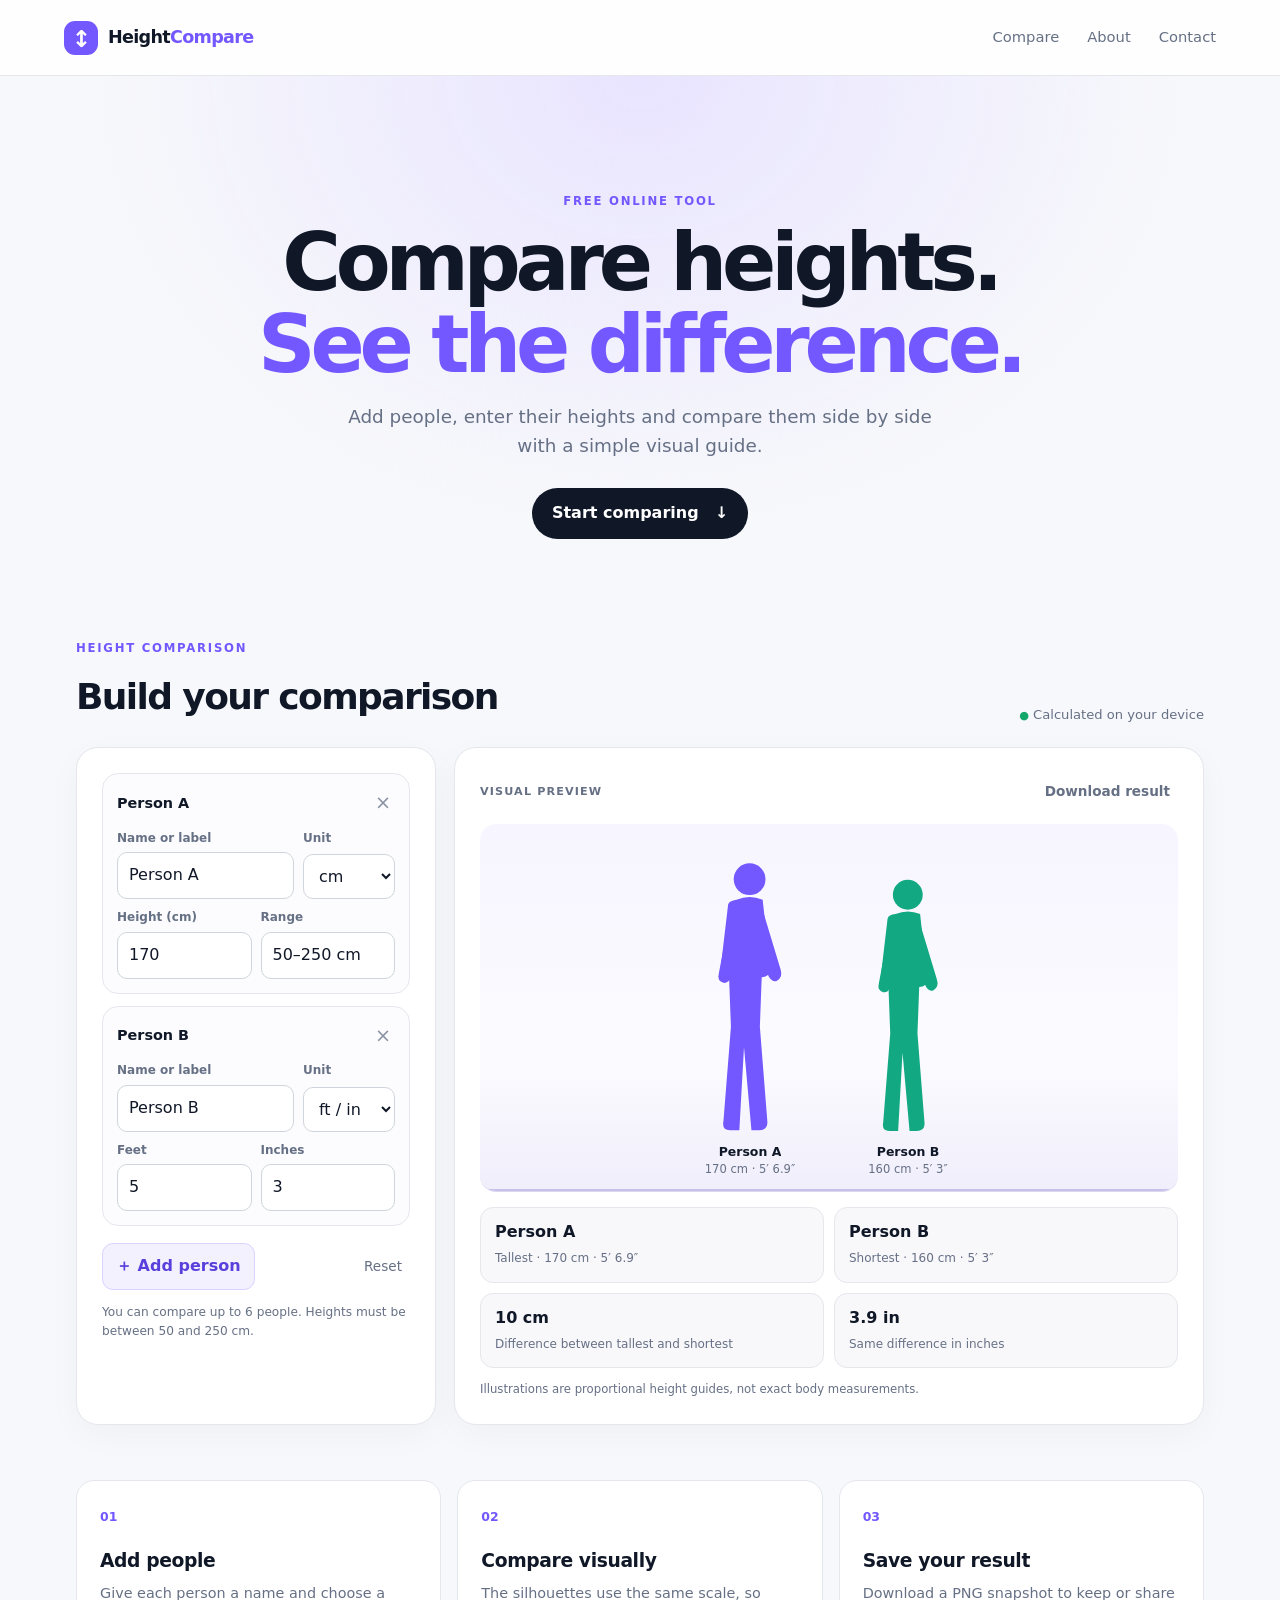
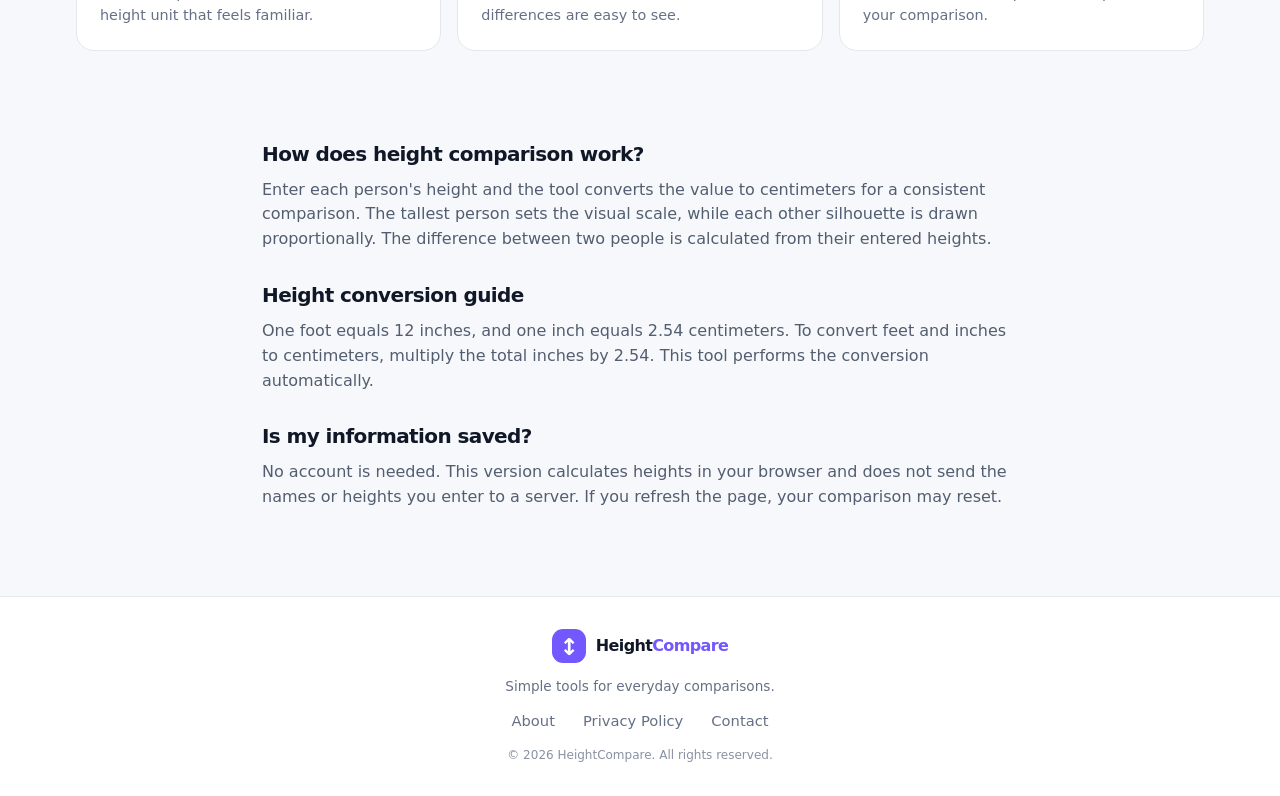
<file: index.html>
<!doctype html>
<html lang="en">
<head>
  <meta charset="utf-8">
  <meta name="viewport" content="width=device-width, initial-scale=1">
  <title>Height Comparison Tool — Compare Heights Visually</title>
  <meta name="description" content="Compare two or more heights visually in centimeters, meters, feet and inches. Free, simple and mobile-friendly height comparison tool.">
  <meta name="theme-color" content="#101828">
  <link rel="canonical" href="https://YOUR-SITE.pages.dev/">
  <link rel="stylesheet" href="styles.css">
  <meta property="og:title" content="Height Comparison Tool">
  <meta property="og:description" content="Compare heights visually and see the difference in cm, feet and inches.">
  <meta property="og:type" content="website">
  <script type="application/ld+json">
  {
    "@context":"https://schema.org",
    "@type":"WebApplication",
    "name":"Height Comparison Tool",
    "applicationCategory":"UtilityApplication",
    "operatingSystem":"Any",
    "description":"A free browser-based tool to compare people's heights visually."
  }
  </script>
</head>
<body>
  <header class="site-header">
    <a class="brand" href="index.html" aria-label="Height Compare home">
      <span class="brand-mark" aria-hidden="true">↕</span>
      <span>Height<span class="brand-accent">Compare</span></span>
    </a>
    <nav aria-label="Main navigation">
      <a href="#tool">Compare</a>
      <a href="about.html">About</a>
      <a href="contact.html">Contact</a>
    </nav>
  </header>

  <main>
    <section class="hero">
      <p class="eyebrow">FREE ONLINE TOOL</p>
      <h1>Compare heights.<br><span>See the difference.</span></h1>
      <p class="hero-copy">Add people, enter their heights and compare them side by side with a simple visual guide.</p>
      <a class="primary-link" href="#tool">Start comparing <span aria-hidden="true">↓</span></a>
    </section>

    <section id="tool" class="tool-section" aria-labelledby="tool-title">
      <div class="section-heading">
        <div>
          <p class="eyebrow">HEIGHT COMPARISON</p>
          <h2 id="tool-title">Build your comparison</h2>
        </div>
        <span class="privacy-note"><span aria-hidden="true">●</span> Calculated on your device</span>
      </div>

      <div class="workspace">
        <div class="people-panel">
          <div id="people-list" class="people-list" aria-live="polite"></div>
          <div class="panel-actions">
            <button type="button" class="secondary-button" id="add-person">＋ Add person</button>
            <button type="button" class="text-button" id="reset">Reset</button>
          </div>
          <p class="field-help">You can compare up to 6 people. Heights must be between 50 and 250 cm.</p>
        </div>

        <div class="visual-panel">
          <div class="visual-topline">
            <span>VISUAL PREVIEW</span>
            <button type="button" class="text-button" id="download-image">Download result</button>
          </div>
          <div id="visual-stage" class="visual-stage" role="img" aria-label="Visual height comparison">
            <div class="empty-state">Your comparison will appear here.</div>
          </div>
          <div id="result-summary" class="result-summary" aria-live="polite"></div>
          <p class="disclaimer">Illustrations are proportional height guides, not exact body measurements.</p>
        </div>
      </div>
    </section>

    <section class="info-grid" aria-label="How it works">
      <article class="info-card">
        <span class="info-number">01</span>
        <h3>Add people</h3>
        <p>Give each person a name and choose a height unit that feels familiar.</p>
      </article>
      <article class="info-card">
        <span class="info-number">02</span>
        <h3>Compare visually</h3>
        <p>The silhouettes use the same scale, so differences are easy to see.</p>
      </article>
      <article class="info-card">
        <span class="info-number">03</span>
        <h3>Save your result</h3>
        <p>Download a PNG snapshot to keep or share your comparison.</p>
      </article>
    </section>

    <section class="content-section">
      <h2>How does height comparison work?</h2>
      <p>Enter each person's height and the tool converts the value to centimeters for a consistent comparison. The tallest person sets the visual scale, while each other silhouette is drawn proportionally. The difference between two people is calculated from their entered heights.</p>
      <h2>Height conversion guide</h2>
      <p>One foot equals 12 inches, and one inch equals 2.54 centimeters. To convert feet and inches to centimeters, multiply the total inches by 2.54. This tool performs the conversion automatically.</p>
      <h2>Is my information saved?</h2>
      <p>No account is needed. This version calculates heights in your browser and does not send the names or heights you enter to a server. If you refresh the page, your comparison may reset.</p>
    </section>
  </main>

  <footer class="site-footer">
    <a class="brand footer-brand" href="index.html"><span class="brand-mark" aria-hidden="true">↕</span><span>Height<span class="brand-accent">Compare</span></span></a>
    <p>Simple tools for everyday comparisons.</p>
    <nav aria-label="Footer navigation">
      <a href="about.html">About</a>
      <a href="privacy.html">Privacy Policy</a>
      <a href="contact.html">Contact</a>
    </nav>
    <small>© <span id="year"></span> HeightCompare. All rights reserved.</small>
  </footer>
  <script src="app.js"></script>
</body>
</html>
</file>
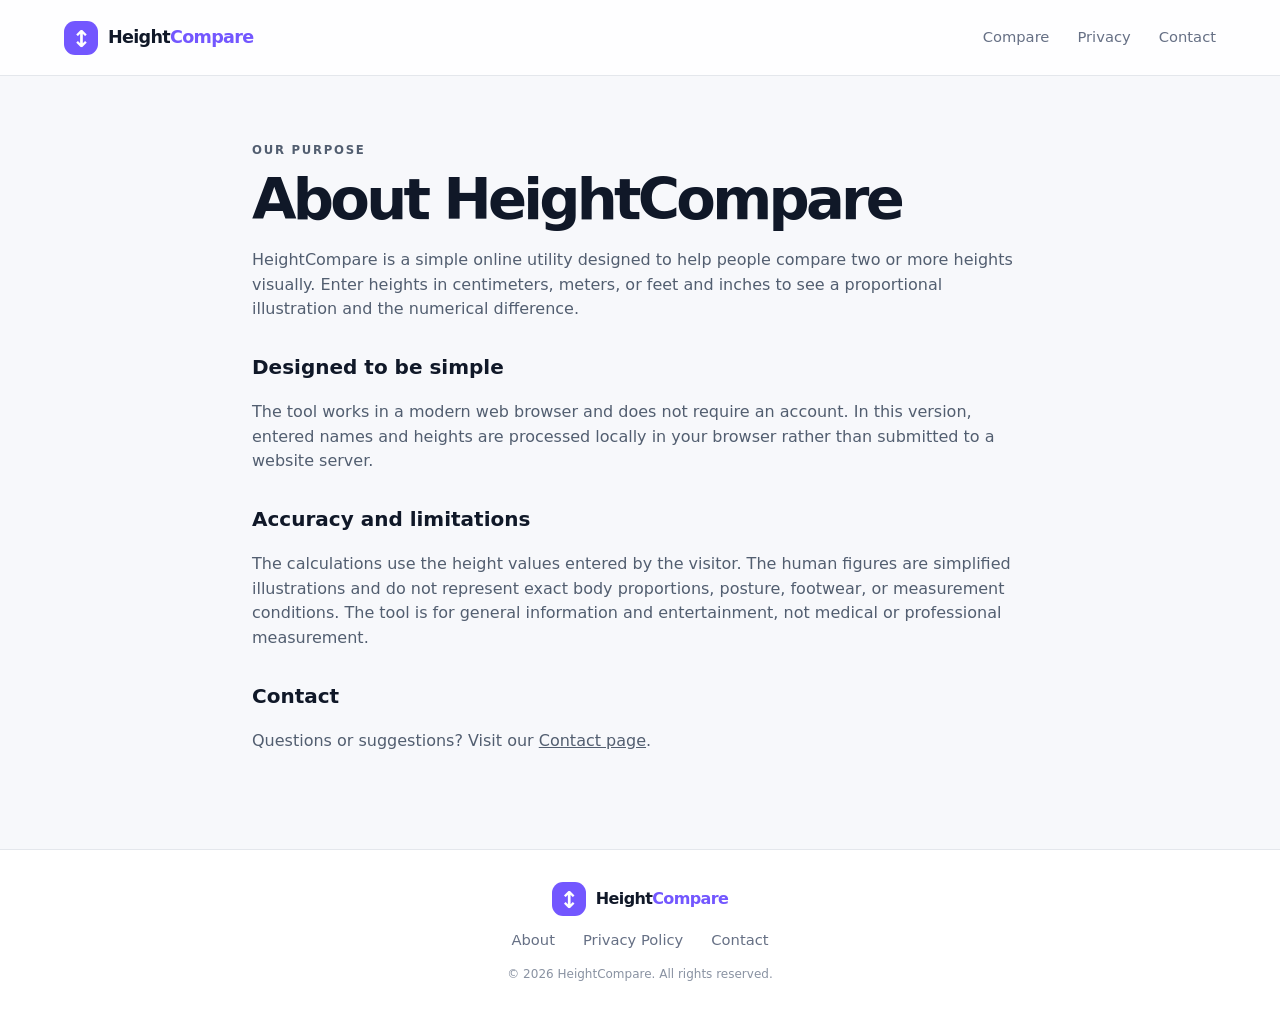
<file: about.html>
<!doctype html>
<html lang="en">
<head>
  <meta charset="utf-8">
  <meta name="viewport" content="width=device-width, initial-scale=1">
  <title>About — HeightCompare</title>
  <meta name="description" content="Learn about HeightCompare, a simple free tool for comparing heights visually.">
  <meta name="theme-color" content="#101828">
  <link rel="canonical" href="https://YOUR-SITE.pages.dev/about.html">
  <link rel="stylesheet" href="styles.css">
</head>
<body>
  <header class="site-header">
    <a class="brand" href="index.html"><span class="brand-mark" aria-hidden="true">↕</span><span>Height<span class="brand-accent">Compare</span></span></a>
    <nav aria-label="Main navigation"><a href="index.html#tool">Compare</a><a href="privacy.html">Privacy</a><a href="contact.html">Contact</a></nav>
  </header>
  <main class="simple-page">
    <p class="eyebrow">OUR PURPOSE</p>
    <h1>About HeightCompare</h1>
    <p>HeightCompare is a simple online utility designed to help people compare two or more heights visually. Enter heights in centimeters, meters, or feet and inches to see a proportional illustration and the numerical difference.</p>
    <h2>Designed to be simple</h2>
    <p>The tool works in a modern web browser and does not require an account. In this version, entered names and heights are processed locally in your browser rather than submitted to a website server.</p>
    <h2>Accuracy and limitations</h2>
    <p>The calculations use the height values entered by the visitor. The human figures are simplified illustrations and do not represent exact body proportions, posture, footwear, or measurement conditions. The tool is for general information and entertainment, not medical or professional measurement.</p>
    <h2>Contact</h2>
    <p>Questions or suggestions? Visit our <a href="contact.html">Contact page</a>.</p>
  </main>
  <footer class="site-footer">
    <a class="brand footer-brand" href="index.html"><span class="brand-mark" aria-hidden="true">↕</span><span>Height<span class="brand-accent">Compare</span></span></a>
    <nav aria-label="Footer navigation"><a href="about.html">About</a><a href="privacy.html">Privacy Policy</a><a href="contact.html">Contact</a></nav>
    <small>© <span id="year"></span> HeightCompare. All rights reserved.</small>
  </footer>
  <script>document.getElementById("year").textContent = new Date().getFullYear();</script>
</body>
</html>
</file>
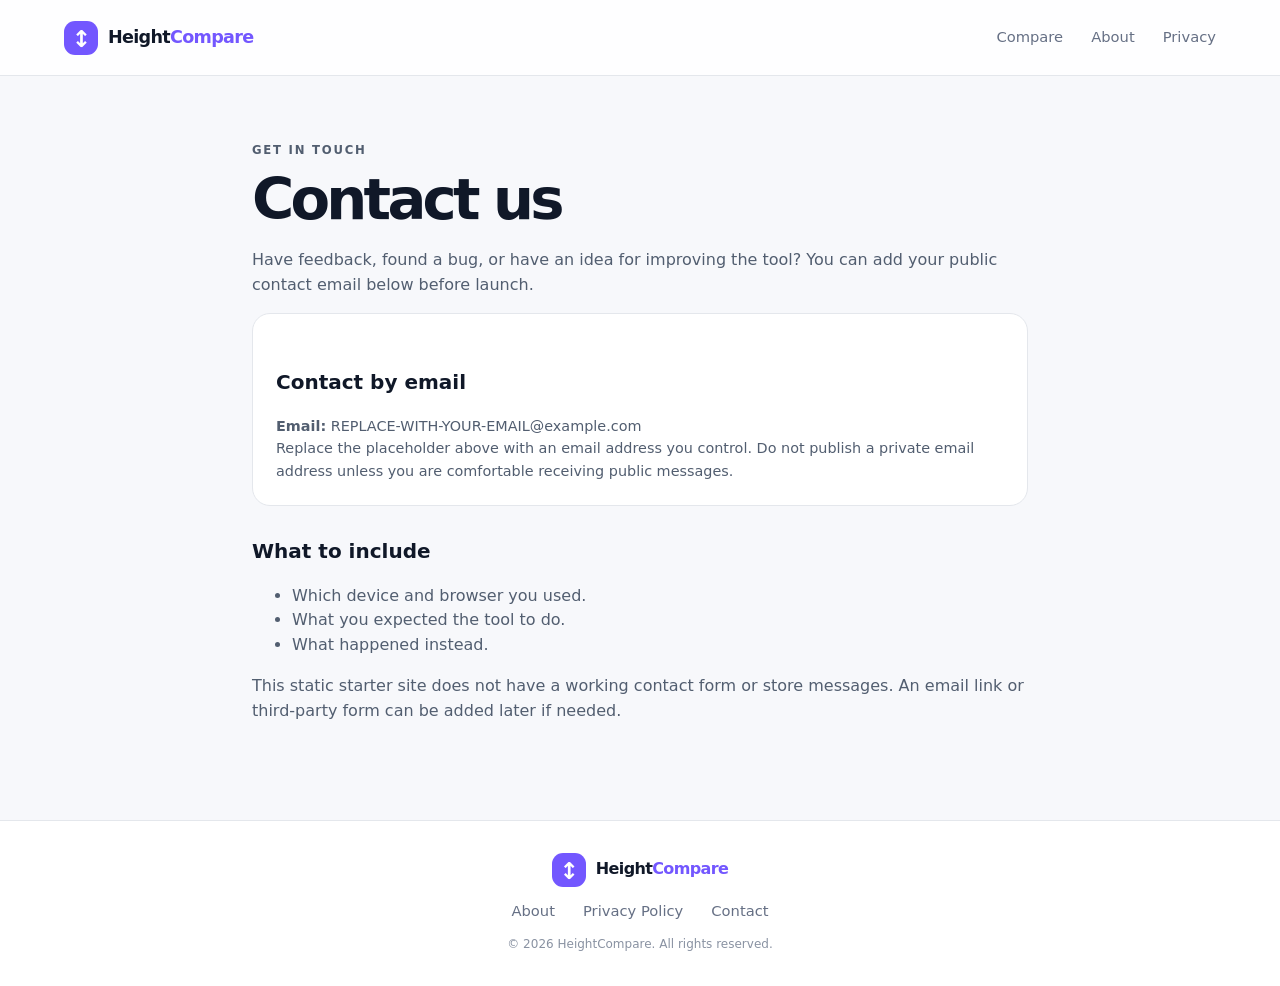
<file: contact.html>
<!doctype html>
<html lang="en">
<head>
  <meta charset="utf-8">
  <meta name="viewport" content="width=device-width, initial-scale=1">
  <title>Contact — HeightCompare</title>
  <meta name="description" content="Contact HeightCompare with feedback, corrections or questions about the height comparison tool.">
  <meta name="theme-color" content="#101828">
  <link rel="canonical" href="https://YOUR-SITE.pages.dev/contact.html">
  <link rel="stylesheet" href="styles.css">
</head>
<body>
  <header class="site-header">
    <a class="brand" href="index.html"><span class="brand-mark" aria-hidden="true">↕</span><span>Height<span class="brand-accent">Compare</span></span></a>
    <nav aria-label="Main navigation"><a href="index.html#tool">Compare</a><a href="about.html">About</a><a href="privacy.html">Privacy</a></nav>
  </header>
  <main class="simple-page">
    <p class="eyebrow">GET IN TOUCH</p>
    <h1>Contact us</h1>
    <p>Have feedback, found a bug, or have an idea for improving the tool? You can add your public contact email below before launch.</p>
    <div class="info-card">
      <h2>Contact by email</h2>
      <p><strong>Email:</strong> REPLACE-WITH-YOUR-EMAIL@example.com</p>
      <p>Replace the placeholder above with an email address you control. Do not publish a private email address unless you are comfortable receiving public messages.</p>
    </div>
    <h2>What to include</h2>
    <ul>
      <li>Which device and browser you used.</li>
      <li>What you expected the tool to do.</li>
      <li>What happened instead.</li>
    </ul>
    <p>This static starter site does not have a working contact form or store messages. An email link or third-party form can be added later if needed.</p>
  </main>
  <footer class="site-footer">
    <a class="brand footer-brand" href="index.html"><span class="brand-mark" aria-hidden="true">↕</span><span>Height<span class="brand-accent">Compare</span></span></a>
    <nav aria-label="Footer navigation"><a href="about.html">About</a><a href="privacy.html">Privacy Policy</a><a href="contact.html">Contact</a></nav>
    <small>© <span id="year"></span> HeightCompare. All rights reserved.</small>
  </footer>
  <script>document.getElementById("year").textContent = new Date().getFullYear();</script>
</body>
</html>
</file>
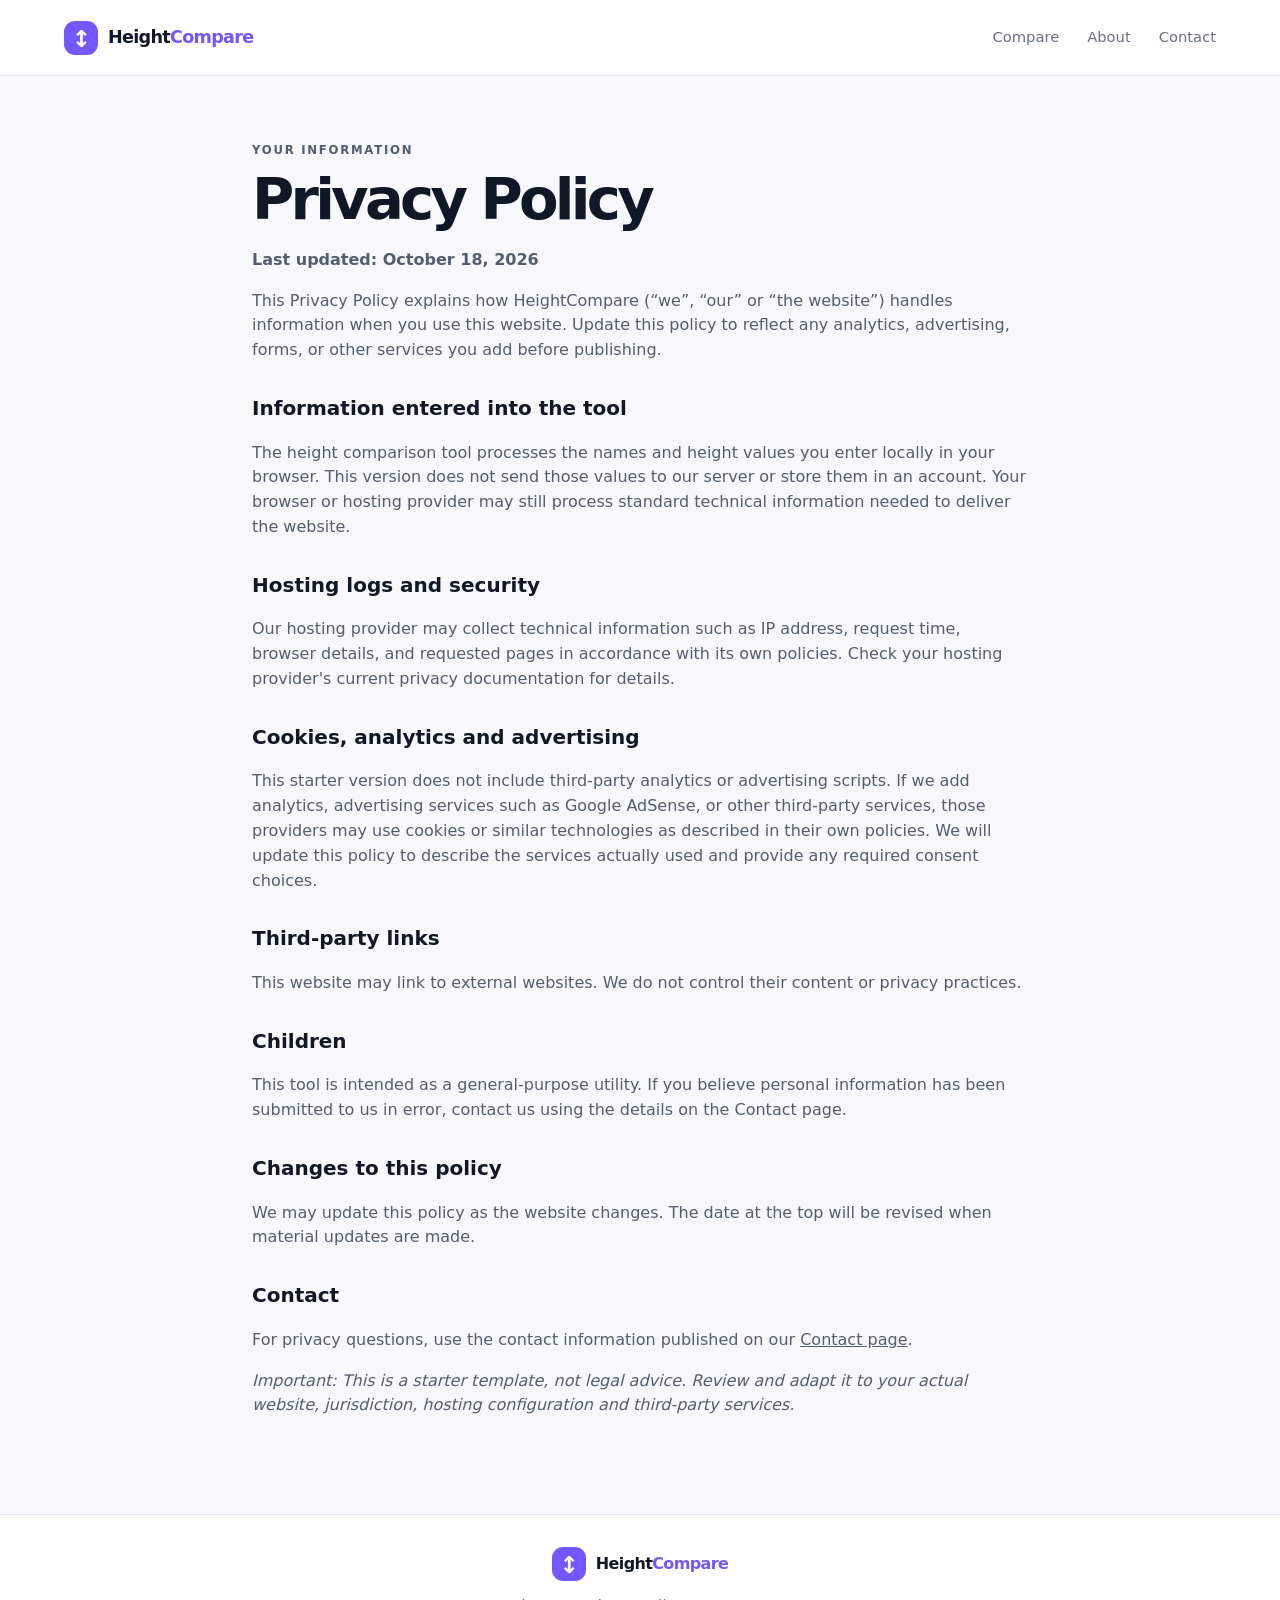
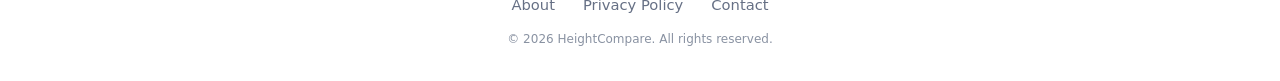
<file: privacy.html>
<!doctype html>
<html lang="en">
<head>
  <meta charset="utf-8">
  <meta name="viewport" content="width=device-width, initial-scale=1">
  <title>Privacy Policy — HeightCompare</title>
  <meta name="description" content="Read the HeightCompare privacy policy and learn how the tool handles information.">
  <meta name="theme-color" content="#101828">
  <link rel="canonical" href="https://YOUR-SITE.pages.dev/privacy.html">
  <link rel="stylesheet" href="styles.css">
</head>
<body>
  <header class="site-header">
    <a class="brand" href="index.html"><span class="brand-mark" aria-hidden="true">↕</span><span>Height<span class="brand-accent">Compare</span></span></a>
    <nav aria-label="Main navigation"><a href="index.html#tool">Compare</a><a href="about.html">About</a><a href="contact.html">Contact</a></nav>
  </header>
  <main class="simple-page">
    <p class="eyebrow">YOUR INFORMATION</p>
    <h1>Privacy Policy</h1>
    <p><strong>Last updated: October 18, 2026</strong></p>
    <p>This Privacy Policy explains how HeightCompare (“we”, “our” or “the website”) handles information when you use this website. Update this policy to reflect any analytics, advertising, forms, or other services you add before publishing.</p>
    <h2>Information entered into the tool</h2>
    <p>The height comparison tool processes the names and height values you enter locally in your browser. This version does not send those values to our server or store them in an account. Your browser or hosting provider may still process standard technical information needed to deliver the website.</p>
    <h2>Hosting logs and security</h2>
    <p>Our hosting provider may collect technical information such as IP address, request time, browser details, and requested pages in accordance with its own policies. Check your hosting provider's current privacy documentation for details.</p>
    <h2>Cookies, analytics and advertising</h2>
    <p>This starter version does not include third-party analytics or advertising scripts. If we add analytics, advertising services such as Google AdSense, or other third-party services, those providers may use cookies or similar technologies as described in their own policies. We will update this policy to describe the services actually used and provide any required consent choices.</p>
    <h2>Third-party links</h2>
    <p>This website may link to external websites. We do not control their content or privacy practices.</p>
    <h2>Children</h2>
    <p>This tool is intended as a general-purpose utility. If you believe personal information has been submitted to us in error, contact us using the details on the Contact page.</p>
    <h2>Changes to this policy</h2>
    <p>We may update this policy as the website changes. The date at the top will be revised when material updates are made.</p>
    <h2>Contact</h2>
    <p>For privacy questions, use the contact information published on our <a href="contact.html">Contact page</a>.</p>
    <p><em>Important: This is a starter template, not legal advice. Review and adapt it to your actual website, jurisdiction, hosting configuration and third-party services.</em></p>
  </main>
  <footer class="site-footer">
    <a class="brand footer-brand" href="index.html"><span class="brand-mark" aria-hidden="true">↕</span><span>Height<span class="brand-accent">Compare</span></span></a>
    <nav aria-label="Footer navigation"><a href="about.html">About</a><a href="privacy.html">Privacy Policy</a><a href="contact.html">Contact</a></nav>
    <small>© <span id="year"></span> HeightCompare. All rights reserved.</small>
  </footer>
  <script>document.getElementById("year").textContent = new Date().getFullYear();</script>
</body>
</html>
</file>
<file: styles.css>
:root {
  color-scheme: light;
  --ink: #101828;
  --muted: #667085;
  --line: #e4e7ec;
  --paper: #f7f8fb;
  --white: #ffffff;
  --accent: #7357ff;
  --accent-dark: #5940dc;
  --mint: #bdf4df;
  --radius: 22px;
  font-family: Inter, ui-sans-serif, system-ui, -apple-system, BlinkMacSystemFont, "Segoe UI", sans-serif;
}
* { box-sizing: border-box; }
html { scroll-behavior: smooth; }
body { margin: 0; color: var(--ink); background: var(--paper); line-height: 1.55; }
a { color: inherit; }
button, input, select { font: inherit; }
button { cursor: pointer; }
.site-header { min-height: 76px; display: flex; justify-content: space-between; align-items: center; gap: 20px; padding: 16px clamp(18px, 5vw, 72px); background: rgba(255,255,255,.9); border-bottom: 1px solid var(--line); }
.brand { display: inline-flex; gap: 10px; align-items: center; font-weight: 800; text-decoration: none; letter-spacing: -.04em; font-size: 1.1rem; }
.brand-mark { display: grid; place-items: center; width: 34px; height: 34px; border-radius: 11px; color: white; background: var(--accent); font-size: 1.45rem; }
.brand-accent { color: var(--accent); }
.site-header nav, .site-footer nav { display: flex; align-items: center; gap: clamp(12px, 2.5vw, 28px); }
.site-header nav a, .site-footer nav a { text-decoration: none; font-size: .92rem; color: var(--muted); }
.site-header nav a:hover, .site-footer nav a:hover { color: var(--accent); }
.hero { padding: clamp(58px, 10vw, 116px) 20px 70px; text-align: center; background: radial-gradient(ellipse at 50% 0%, #e9e4ff 0, transparent 60%), var(--paper); }
.eyebrow { margin: 0 0 12px; font-size: .73rem; font-weight: 800; letter-spacing: .15em; color: var(--accent); }
h1, h2, h3, p { margin-top: 0; }
h1 { margin-bottom: 18px; font-size: clamp(2.5rem, 7vw, 5rem); line-height: 1.02; letter-spacing: -.065em; }
h1 span { color: var(--accent); }
.hero-copy { max-width: 590px; margin: 0 auto 28px; color: var(--muted); font-size: clamp(1rem, 2vw, 1.15rem); }
.primary-link { display: inline-flex; align-items: center; gap: 16px; padding: 13px 20px; color: white; background: var(--ink); border-radius: 999px; text-decoration: none; font-weight: 700; }
.primary-link:hover { background: var(--accent-dark); }
.tool-section { max-width: 1200px; margin: 0 auto; padding: 30px clamp(14px, 4vw, 36px) 55px; scroll-margin-top: 20px; }
.section-heading { display: flex; align-items: end; justify-content: space-between; gap: 20px; margin-bottom: 22px; }
.section-heading h2 { margin: 0; font-size: clamp(1.6rem, 3vw, 2.25rem); letter-spacing: -.045em; }
.privacy-note { color: var(--muted); font-size: .82rem; white-space: nowrap; }
.privacy-note span { color: #12a66a; font-size: .7rem; }
.workspace { display: grid; grid-template-columns: minmax(280px, 360px) minmax(0, 1fr); gap: 18px; align-items: stretch; }
.people-panel, .visual-panel { border: 1px solid var(--line); border-radius: var(--radius); background: var(--white); padding: clamp(16px, 2.4vw, 25px); box-shadow: 0 10px 35px rgba(16,24,40,.035); min-width: 0; }
.people-list { display: grid; gap: 12px; }
.person-card { padding: 14px; border: 1px solid var(--line); border-radius: 16px; background: #fcfcfe; }
.person-card-top { display: flex; justify-content: space-between; align-items: center; gap: 10px; margin-bottom: 11px; }
.person-title { font-weight: 750; font-size: .9rem; }
.remove-person { border: 0; color: #8a93a3; background: transparent; font-size: 1.2rem; padding: 0 4px; }
.remove-person:hover { color: #c43242; }
.person-fields { display: grid; grid-template-columns: minmax(0,1fr) 92px; gap: 9px; }
.field { display: grid; gap: 5px; min-width: 0; }
.field label { color: var(--muted); font-size: .75rem; font-weight: 650; }
.field input, .field select, .page-form input, .page-form textarea { width: 100%; min-width: 0; padding: 10px 11px; color: var(--ink); border: 1px solid #d0d5dd; border-radius: 10px; background: white; outline: none; }
.field input:focus, .field select:focus, .page-form input:focus, .page-form textarea:focus { border-color: var(--accent); box-shadow: 0 0 0 3px #7357ff20; }
.height-fields { display: grid; grid-template-columns: 1fr 1fr; gap: 9px; margin-top: 9px; }
.panel-actions { display: flex; justify-content: space-between; align-items: center; gap: 12px; margin-top: 17px; }
.secondary-button { border: 1px solid #d8d3ff; background: #f4f1ff; color: var(--accent-dark); border-radius: 11px; padding: 10px 13px; font-weight: 750; }
.secondary-button:hover { background: #ebe6ff; }
.text-button { border: 0; background: transparent; color: var(--muted); padding: 8px; font-size: .85rem; }
.text-button:hover { color: var(--accent); }
.field-help { margin: 13px 0 0; color: var(--muted); font-size: .76rem; }
.visual-panel { display: flex; flex-direction: column; }
.visual-topline { display: flex; justify-content: space-between; align-items: center; gap: 12px; font-size: .7rem; font-weight: 800; letter-spacing: .1em; color: var(--muted); }
.visual-stage { position: relative; display: flex; justify-content: center; align-items: end; gap: clamp(8px, 2.4vw, 28px); min-height: 360px; margin-top: 14px; padding: 30px 10px 0; overflow: hidden; border-radius: 16px; background: linear-gradient(180deg, #f7f5ff 0%, #fbfbff 65%, #f0eefb 100%); border-bottom: 1px solid #dcd7f4; }
.visual-stage::before { content: ""; position: absolute; left: 0; right: 0; bottom: 0; height: 2px; background: #c7c1e8; }
.person-visual { position: relative; display: flex; flex-direction: column; align-items: center; justify-content: end; min-width: 0; flex: 1 1 0; max-width: 130px; height: 100%; z-index: 1; }
.person-visual svg { display: block; width: min(100%, 110px); max-height: 300px; overflow: visible; }
.person-visual .visual-name { max-width: 100%; margin: 8px 0 0; overflow: hidden; text-overflow: ellipsis; white-space: nowrap; font-size: .78rem; font-weight: 800; }
.person-visual .visual-height { margin: 0 0 12px; font-size: .72rem; color: var(--muted); }
.result-summary { display: grid; grid-template-columns: repeat(2, minmax(0,1fr)); gap: 10px; margin-top: 15px; }
.summary-chip { padding: 12px 14px; border-radius: 13px; background: #f8f8fb; border: 1px solid var(--line); }
.summary-chip strong { display: block; font-size: 1rem; }
.summary-chip span { color: var(--muted); font-size: .75rem; }
.disclaimer { margin: 12px 0 0; color: var(--muted); font-size: .73rem; }
.empty-state { color: var(--muted); align-self: center; padding: 35px 10px; text-align: center; }
.info-grid { max-width: 1200px; margin: 0 auto; padding: 0 clamp(14px, 4vw, 36px) 60px; display: grid; grid-template-columns: repeat(3,1fr); gap: 16px; }
.info-card { padding: 23px; background: white; border: 1px solid var(--line); border-radius: 18px; }
.info-number { display: inline-block; margin-bottom: 20px; color: var(--accent); font-size: .78rem; font-weight: 850; }
.info-card h3 { margin-bottom: 7px; letter-spacing: -.02em; }
.info-card p { margin: 0; color: var(--muted); font-size: .9rem; }
.content-section { max-width: 800px; margin: 0 auto; padding: 0 22px 70px; }
.content-section h2 { margin-top: 28px; margin-bottom: 8px; font-size: 1.25rem; letter-spacing: -.03em; }
.content-section p { color: #525e70; }
.site-footer { display: grid; justify-items: center; gap: 13px; padding: 32px 20px; background: white; border-top: 1px solid var(--line); text-align: center; }
.footer-brand { font-size: 1rem; }
.site-footer p { margin: 0; color: var(--muted); font-size: .85rem; }
.site-footer small { color: #8992a2; font-size: .75rem; }
.simple-page { min-height: 65vh; max-width: 820px; margin: 0 auto; padding: 65px 22px 80px; }
.simple-page h1 { font-size: clamp(2.3rem, 5vw, 3.6rem); }
.simple-page h2 { margin-top: 30px; font-size: 1.25rem; }
.simple-page p, .simple-page li { color: #525e70; }
.page-form { display: grid; gap: 14px; max-width: 560px; }
.page-form label { display: grid; gap: 6px; font-size: .9rem; font-weight: 700; }
.page-form textarea { min-height: 140px; resize: vertical; }
.form-note { font-size: .82rem; color: var(--muted); }
@media (max-width: 820px) {
  .workspace { grid-template-columns: 1fr; }
  .people-panel { order: 1; }
  .visual-panel { order: 2; }
  .visual-stage { min-height: 330px; }
}
@media (max-width: 560px) {
  .site-header { align-items: flex-start; flex-direction: column; gap: 12px; }
  .site-header nav { width: 100%; justify-content: space-between; }
  .section-heading { align-items: flex-start; flex-direction: column; }
  .privacy-note { white-space: normal; }
  .info-grid { grid-template-columns: 1fr; }
  .visual-stage { min-height: 280px; gap: 4px; padding-inline: 4px; }
  .person-visual svg { width: min(100%, 78px); }
  .person-visual .visual-name { font-size: .68rem; }
  .person-visual .visual-height { font-size: .65rem; }
  .result-summary { grid-template-columns: 1fr; }
  .person-fields { grid-template-columns: minmax(0,1fr) 82px; }
}
</file>
